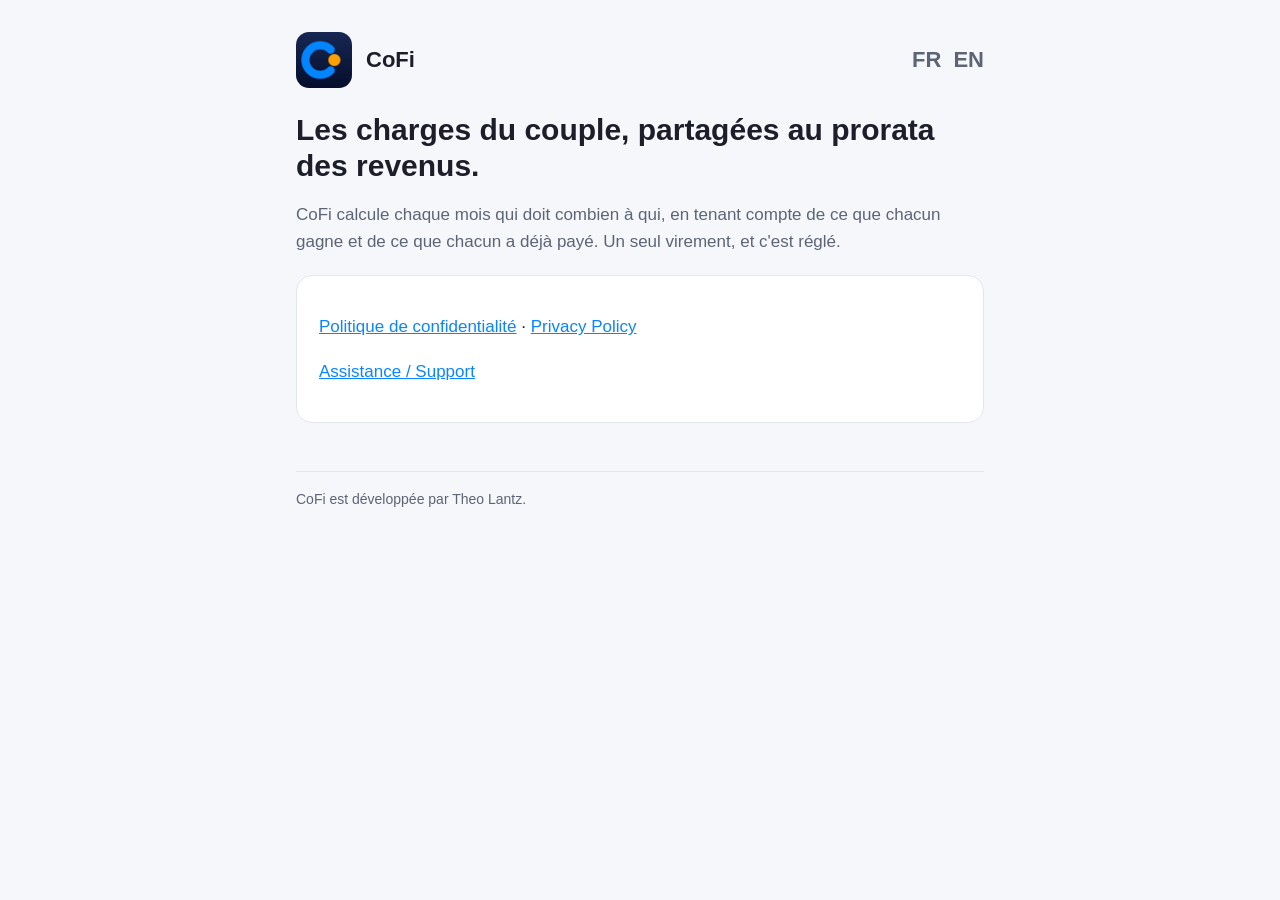
<file: index.html>
<!doctype html>
<html lang="fr">
<head>
<meta charset="utf-8">
<meta name="viewport" content="width=device-width, initial-scale=1">
<title>CoFi</title>
<link rel="stylesheet" href="style.css">
<link rel="icon" href="icon.png">
</head>
<body>
<main>
<header>
  <img src="icon.png" alt="">
  <a href="./">CoFi</a>
  <nav><a href="confidentialite.html">FR</a><a href="privacy.html">EN</a></nav>
</header>
<h1>Les charges du couple, partagées au prorata des revenus.</h1>
<p class="muted">CoFi calcule chaque mois qui doit combien à qui, en tenant compte de ce que chacun gagne et de ce que chacun a déjà payé. Un seul virement, et c'est réglé.</p>
<div class="card">
  <p><a href="confidentialite.html">Politique de confidentialité</a> · <a href="privacy.html">Privacy Policy</a></p>
  <p><a href="support.html">Assistance / Support</a></p>
</div>
<footer>CoFi est développée par Theo Lantz.</footer>
</main>
</body>
</html>
</file>
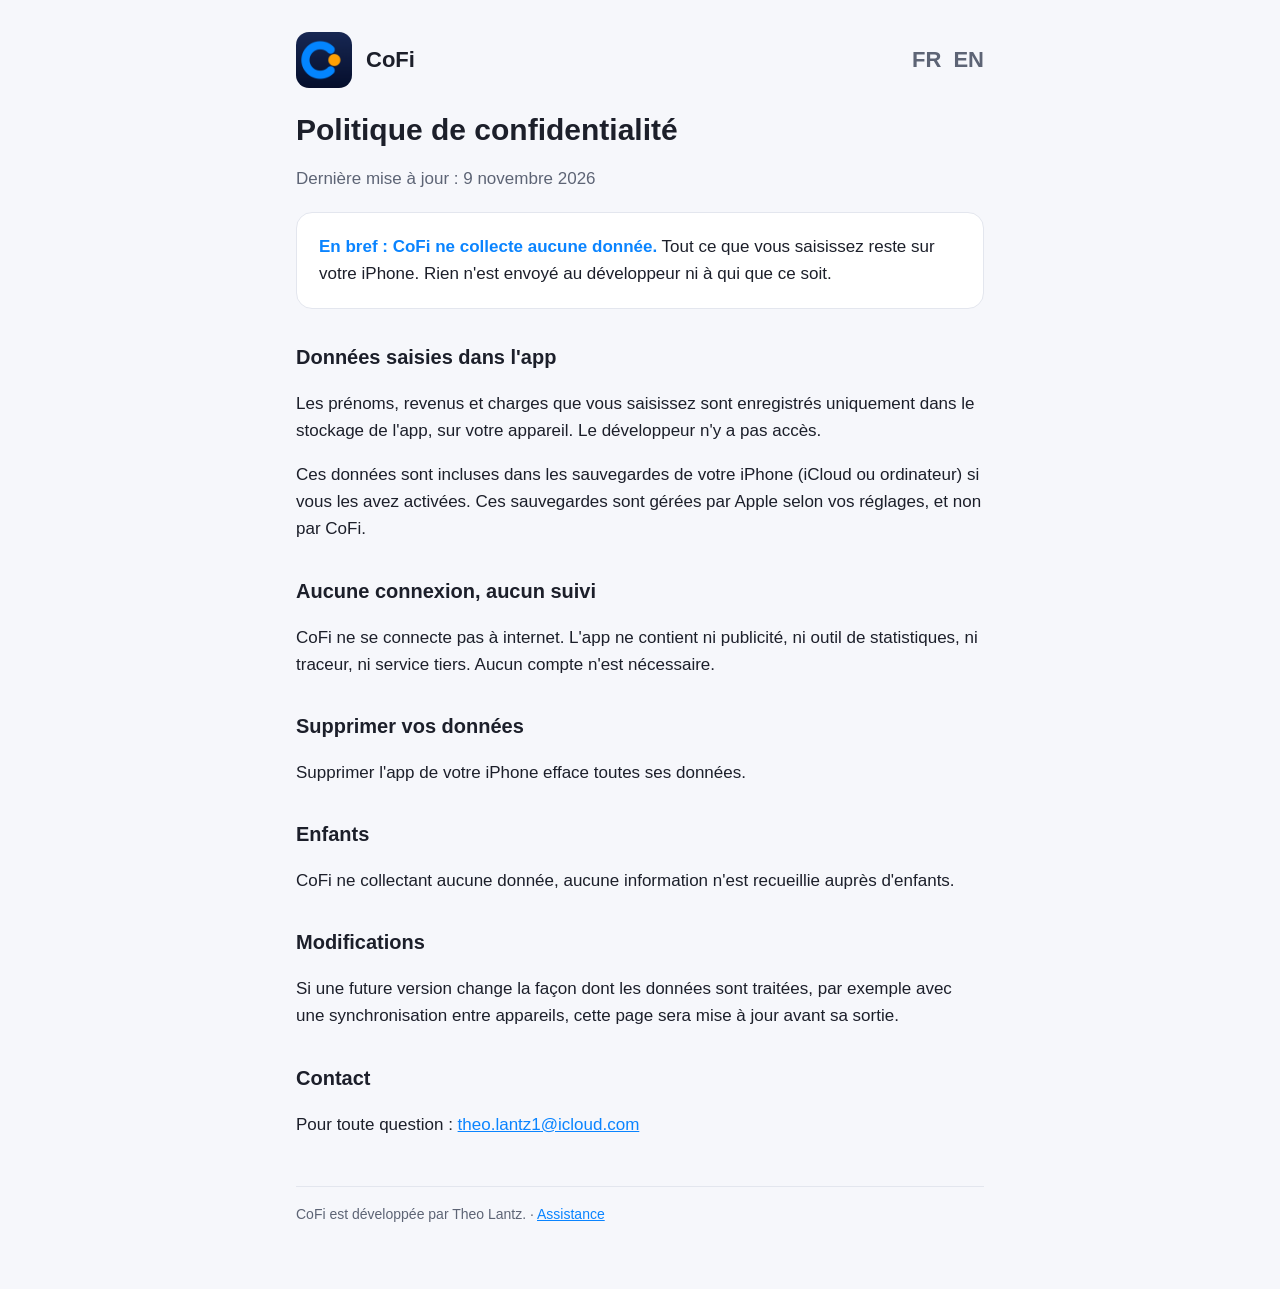
<file: confidentialite.html>
<!doctype html>
<html lang="fr">
<head>
<meta charset="utf-8">
<meta name="viewport" content="width=device-width, initial-scale=1">
<title>CoFi – Politique de confidentialité</title>
<link rel="stylesheet" href="style.css">
<link rel="icon" href="icon.png">
</head>
<body>
<main>
<header>
  <img src="icon.png" alt="">
  <a href="./">CoFi</a>
  <nav><a href="confidentialite.html">FR</a><a href="privacy.html">EN</a></nav>
</header>
<h1>Politique de confidentialité</h1>
<p class="muted">Dernière mise à jour : 9 novembre 2026</p>

<div class="card">
  <strong>En bref : CoFi ne collecte aucune donnée.</strong>
  Tout ce que vous saisissez reste sur votre iPhone. Rien n'est envoyé au développeur ni à qui que ce soit.
</div>

<h2>Données saisies dans l'app</h2>
<p>Les prénoms, revenus et charges que vous saisissez sont enregistrés uniquement dans le stockage de l'app, sur votre appareil. Le développeur n'y a pas accès.</p>
<p>Ces données sont incluses dans les sauvegardes de votre iPhone (iCloud ou ordinateur) si vous les avez activées. Ces sauvegardes sont gérées par Apple selon vos réglages, et non par CoFi.</p>

<h2>Aucune connexion, aucun suivi</h2>
<p>CoFi ne se connecte pas à internet. L'app ne contient ni publicité, ni outil de statistiques, ni traceur, ni service tiers. Aucun compte n'est nécessaire.</p>

<h2>Supprimer vos données</h2>
<p>Supprimer l'app de votre iPhone efface toutes ses données.</p>

<h2>Enfants</h2>
<p>CoFi ne collectant aucune donnée, aucune information n'est recueillie auprès d'enfants.</p>

<h2>Modifications</h2>
<p>Si une future version change la façon dont les données sont traitées, par exemple avec une synchronisation entre appareils, cette page sera mise à jour avant sa sortie.</p>

<h2>Contact</h2>
<p>Pour toute question : <a href="mailto:theo.lantz1@icloud.com">theo.lantz1@icloud.com</a></p>

<footer>CoFi est développée par Theo Lantz. · <a href="support.html">Assistance</a></footer>
</main>
</body>
</html>
</file>
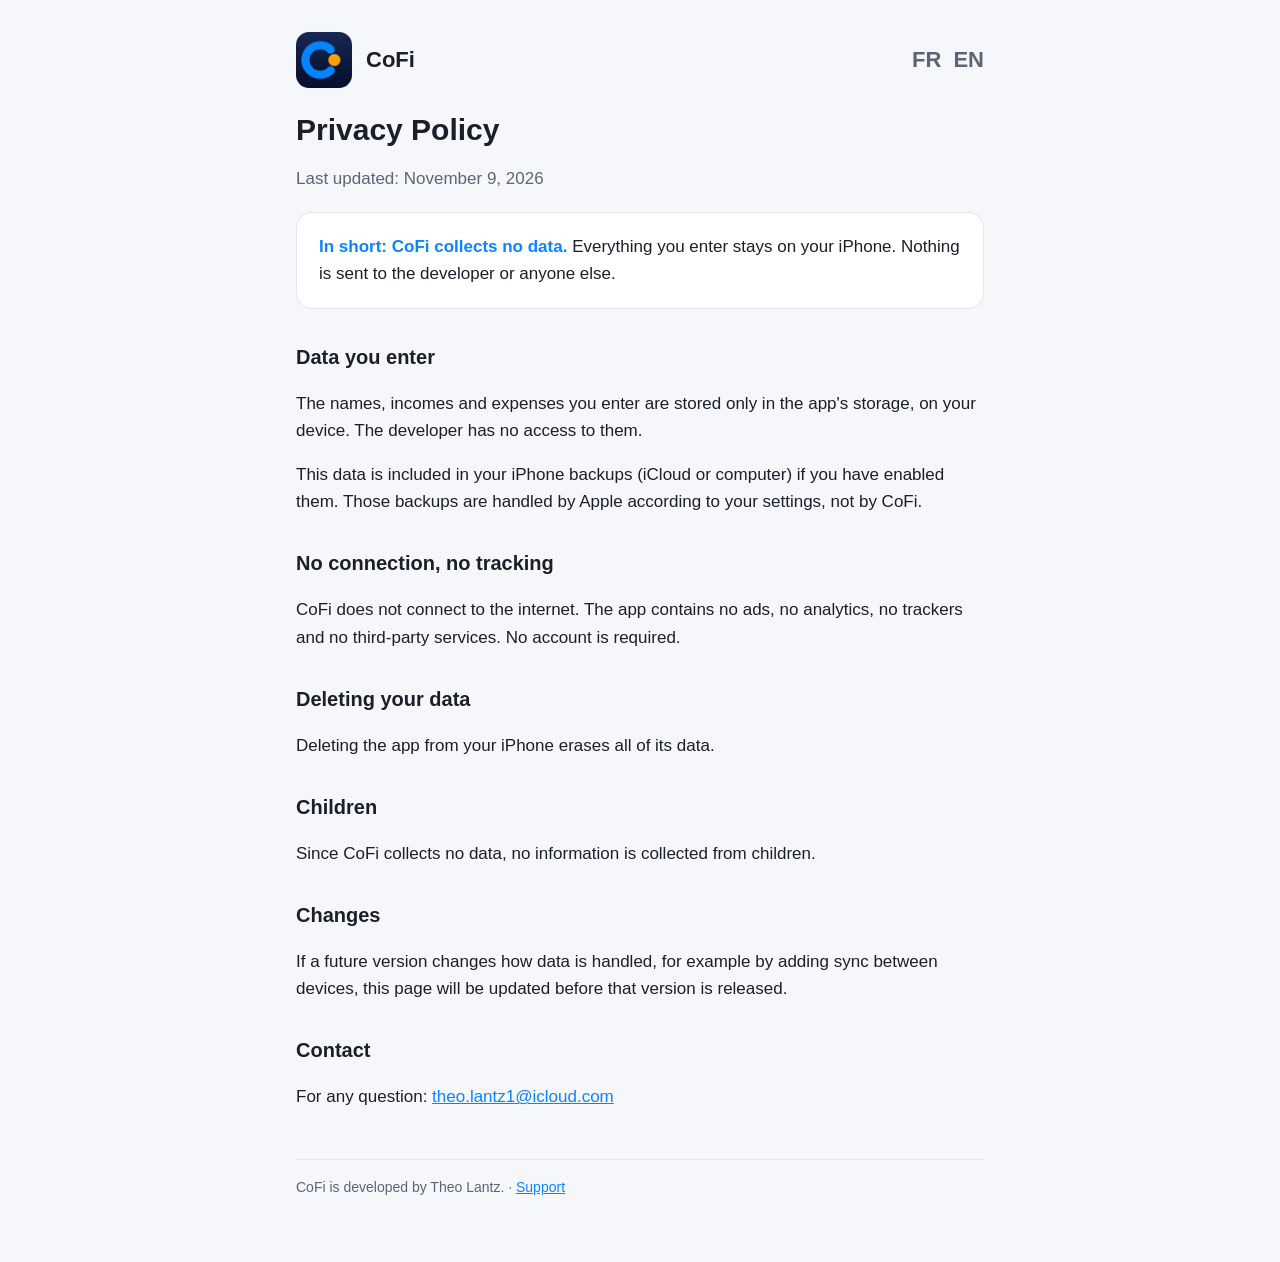
<file: privacy.html>
<!doctype html>
<html lang="en">
<head>
<meta charset="utf-8">
<meta name="viewport" content="width=device-width, initial-scale=1">
<title>CoFi – Privacy Policy</title>
<link rel="stylesheet" href="style.css">
<link rel="icon" href="icon.png">
</head>
<body>
<main>
<header>
  <img src="icon.png" alt="">
  <a href="./">CoFi</a>
  <nav><a href="confidentialite.html">FR</a><a href="privacy.html">EN</a></nav>
</header>
<h1>Privacy Policy</h1>
<p class="muted">Last updated: November 9, 2026</p>

<div class="card">
  <strong>In short: CoFi collects no data.</strong>
  Everything you enter stays on your iPhone. Nothing is sent to the developer or anyone else.
</div>

<h2>Data you enter</h2>
<p>The names, incomes and expenses you enter are stored only in the app's storage, on your device. The developer has no access to them.</p>
<p>This data is included in your iPhone backups (iCloud or computer) if you have enabled them. Those backups are handled by Apple according to your settings, not by CoFi.</p>

<h2>No connection, no tracking</h2>
<p>CoFi does not connect to the internet. The app contains no ads, no analytics, no trackers and no third-party services. No account is required.</p>

<h2>Deleting your data</h2>
<p>Deleting the app from your iPhone erases all of its data.</p>

<h2>Children</h2>
<p>Since CoFi collects no data, no information is collected from children.</p>

<h2>Changes</h2>
<p>If a future version changes how data is handled, for example by adding sync between devices, this page will be updated before that version is released.</p>

<h2>Contact</h2>
<p>For any question: <a href="mailto:theo.lantz1@icloud.com">theo.lantz1@icloud.com</a></p>

<footer>CoFi is developed by Theo Lantz. · <a href="support.html">Support</a></footer>
</main>
</body>
</html>
</file>
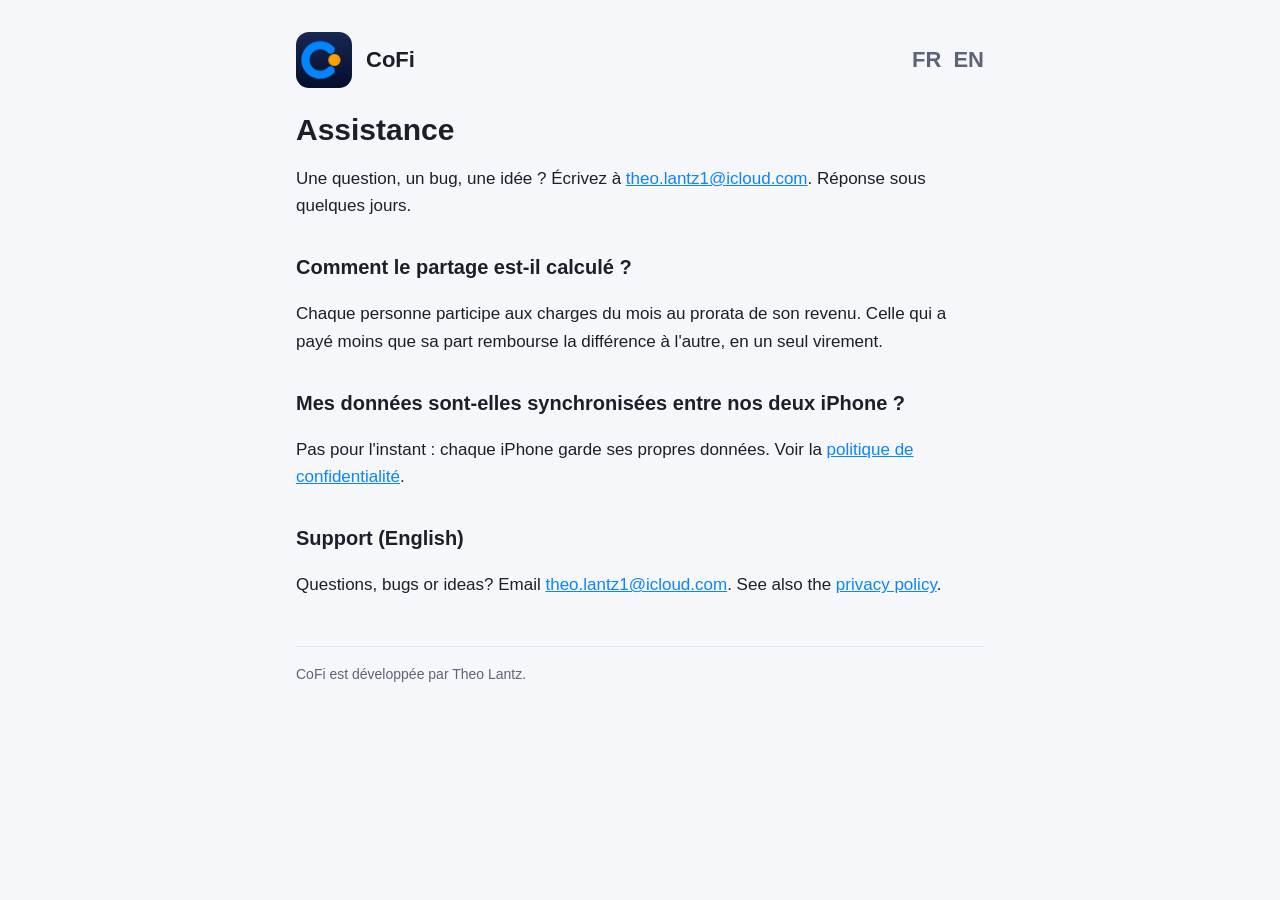
<file: support.html>
<!doctype html>
<html lang="fr">
<head>
<meta charset="utf-8">
<meta name="viewport" content="width=device-width, initial-scale=1">
<title>CoFi – Assistance</title>
<link rel="stylesheet" href="style.css">
<link rel="icon" href="icon.png">
</head>
<body>
<main>
<header>
  <img src="icon.png" alt="">
  <a href="./">CoFi</a>
  <nav><a href="confidentialite.html">FR</a><a href="privacy.html">EN</a></nav>
</header>
<h1>Assistance</h1>
<p>Une question, un bug, une idée ? Écrivez à <a href="mailto:theo.lantz1@icloud.com">theo.lantz1@icloud.com</a>. Réponse sous quelques jours.</p>

<h2>Comment le partage est-il calculé ?</h2>
<p>Chaque personne participe aux charges du mois au prorata de son revenu. Celle qui a payé moins que sa part rembourse la différence à l'autre, en un seul virement.</p>

<h2>Mes données sont-elles synchronisées entre nos deux iPhone ?</h2>
<p>Pas pour l'instant : chaque iPhone garde ses propres données. Voir la <a href="confidentialite.html">politique de confidentialité</a>.</p>

<h2 lang="en">Support (English)</h2>
<p lang="en">Questions, bugs or ideas? Email <a href="mailto:theo.lantz1@icloud.com">theo.lantz1@icloud.com</a>. See also the <a href="privacy.html">privacy policy</a>.</p>

<footer>CoFi est développée par Theo Lantz.</footer>
</main>
</body>
</html>
</file>
<file: style.css>
:root {
  --bg: #f6f7fb; --card: #ffffff; --text: #1c1f2a; --muted: #5d6475;
  --accent: #0a84ff; --accent2: #ff9f0a; --line: #e3e6ee;
}
@media (prefers-color-scheme: dark) {
  :root { --bg: #0e0f14; --card: #1a1c23; --text: #eceef3; --muted: #a0a6b4; --line: #2a2d37; }
}
* { box-sizing: border-box; }
body {
  margin: 0; background: var(--bg); color: var(--text);
  font: 17px/1.6 -apple-system, BlinkMacSystemFont, "Segoe UI", Roboto, sans-serif;
}
main { max-width: 720px; margin: 0 auto; padding: 32px 16px 64px; }
header { display: flex; align-items: center; gap: 14px; margin-bottom: 24px; }
header img { width: 56px; height: 56px; border-radius: 13px; }
header a { color: inherit; text-decoration: none; font-weight: 700; font-size: 22px; }
nav { margin-left: auto; font-size: 15px; }
nav a { color: var(--muted); margin-left: 12px; }
h1 { font-size: 30px; line-height: 1.2; margin: 0 0 8px; }
h2 { font-size: 20px; margin: 32px 0 8px; }
.muted { color: var(--muted); }
.card { background: var(--card); border: 1px solid var(--line); border-radius: 16px; padding: 20px 22px; margin: 20px 0; }
.card strong { color: var(--accent); }
a { color: var(--accent); }
footer { margin-top: 48px; padding-top: 16px; border-top: 1px solid var(--line); font-size: 14px; color: var(--muted); }
</file>
